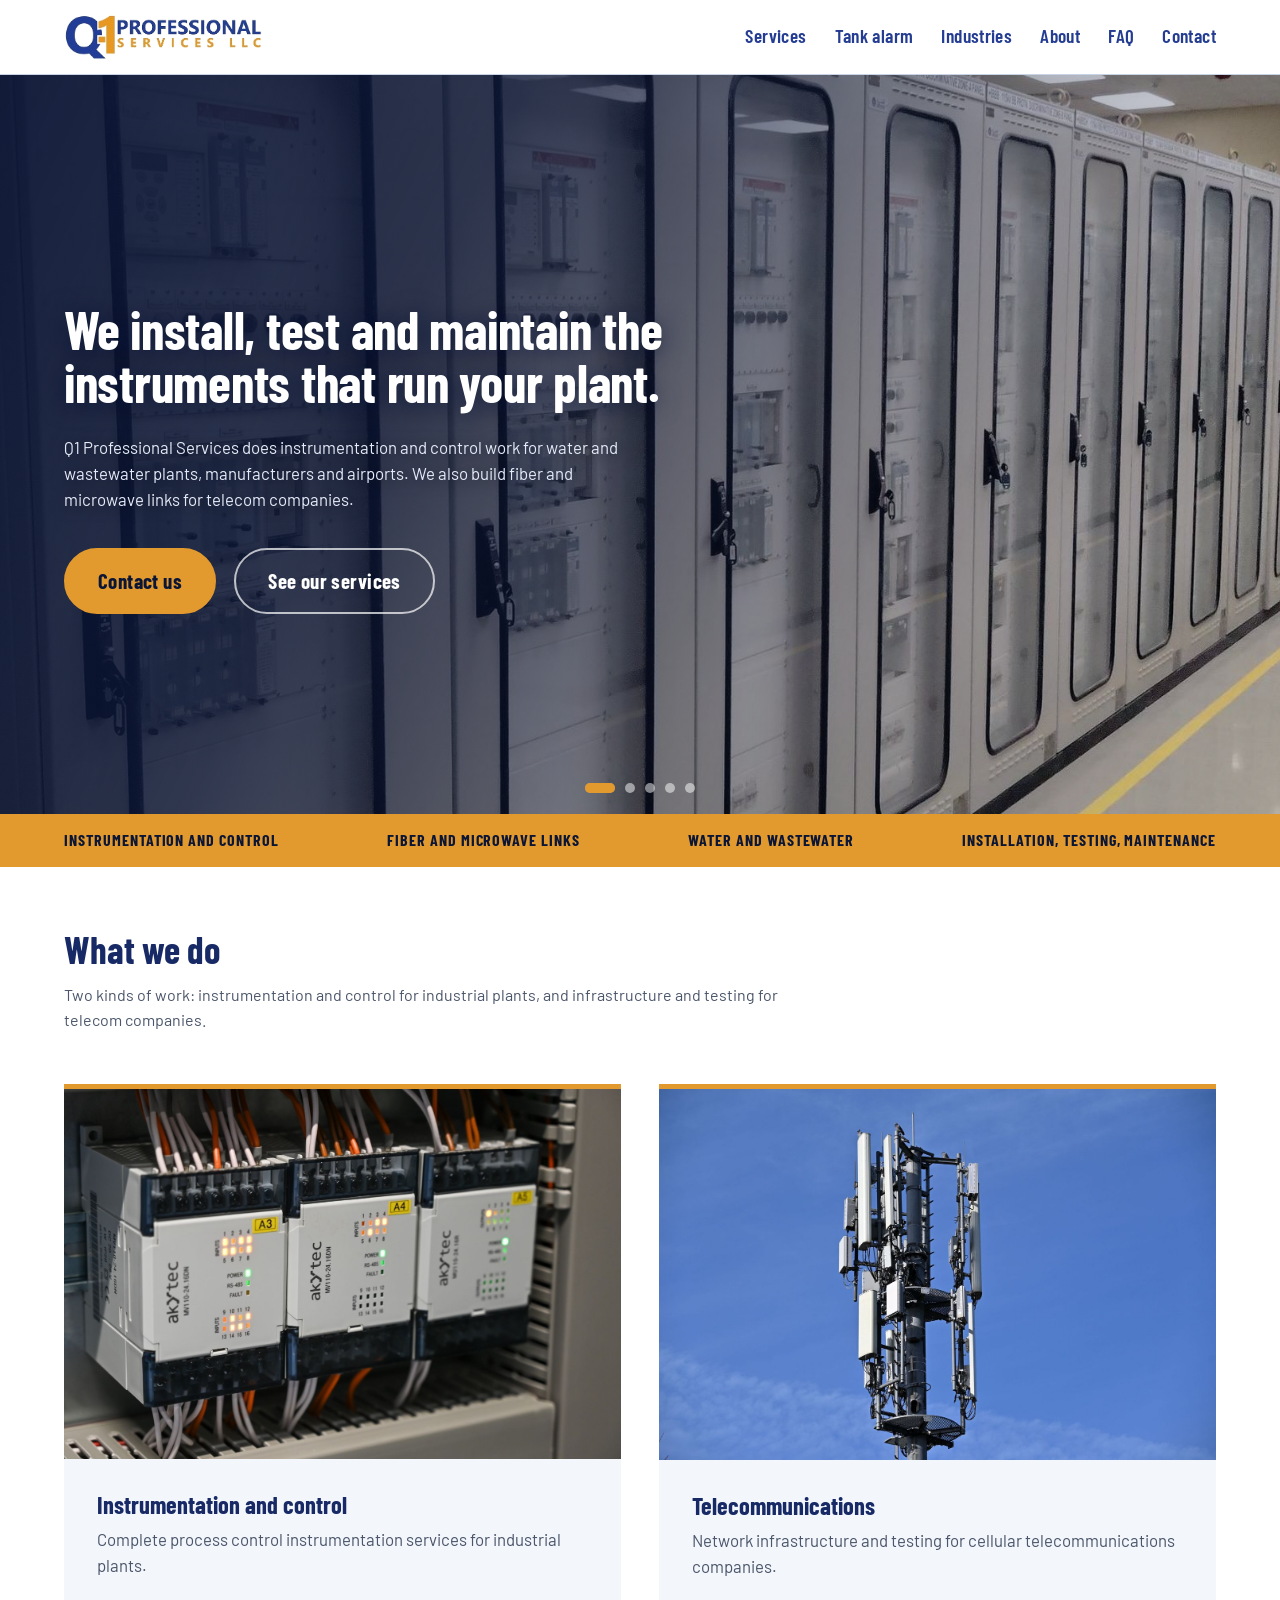
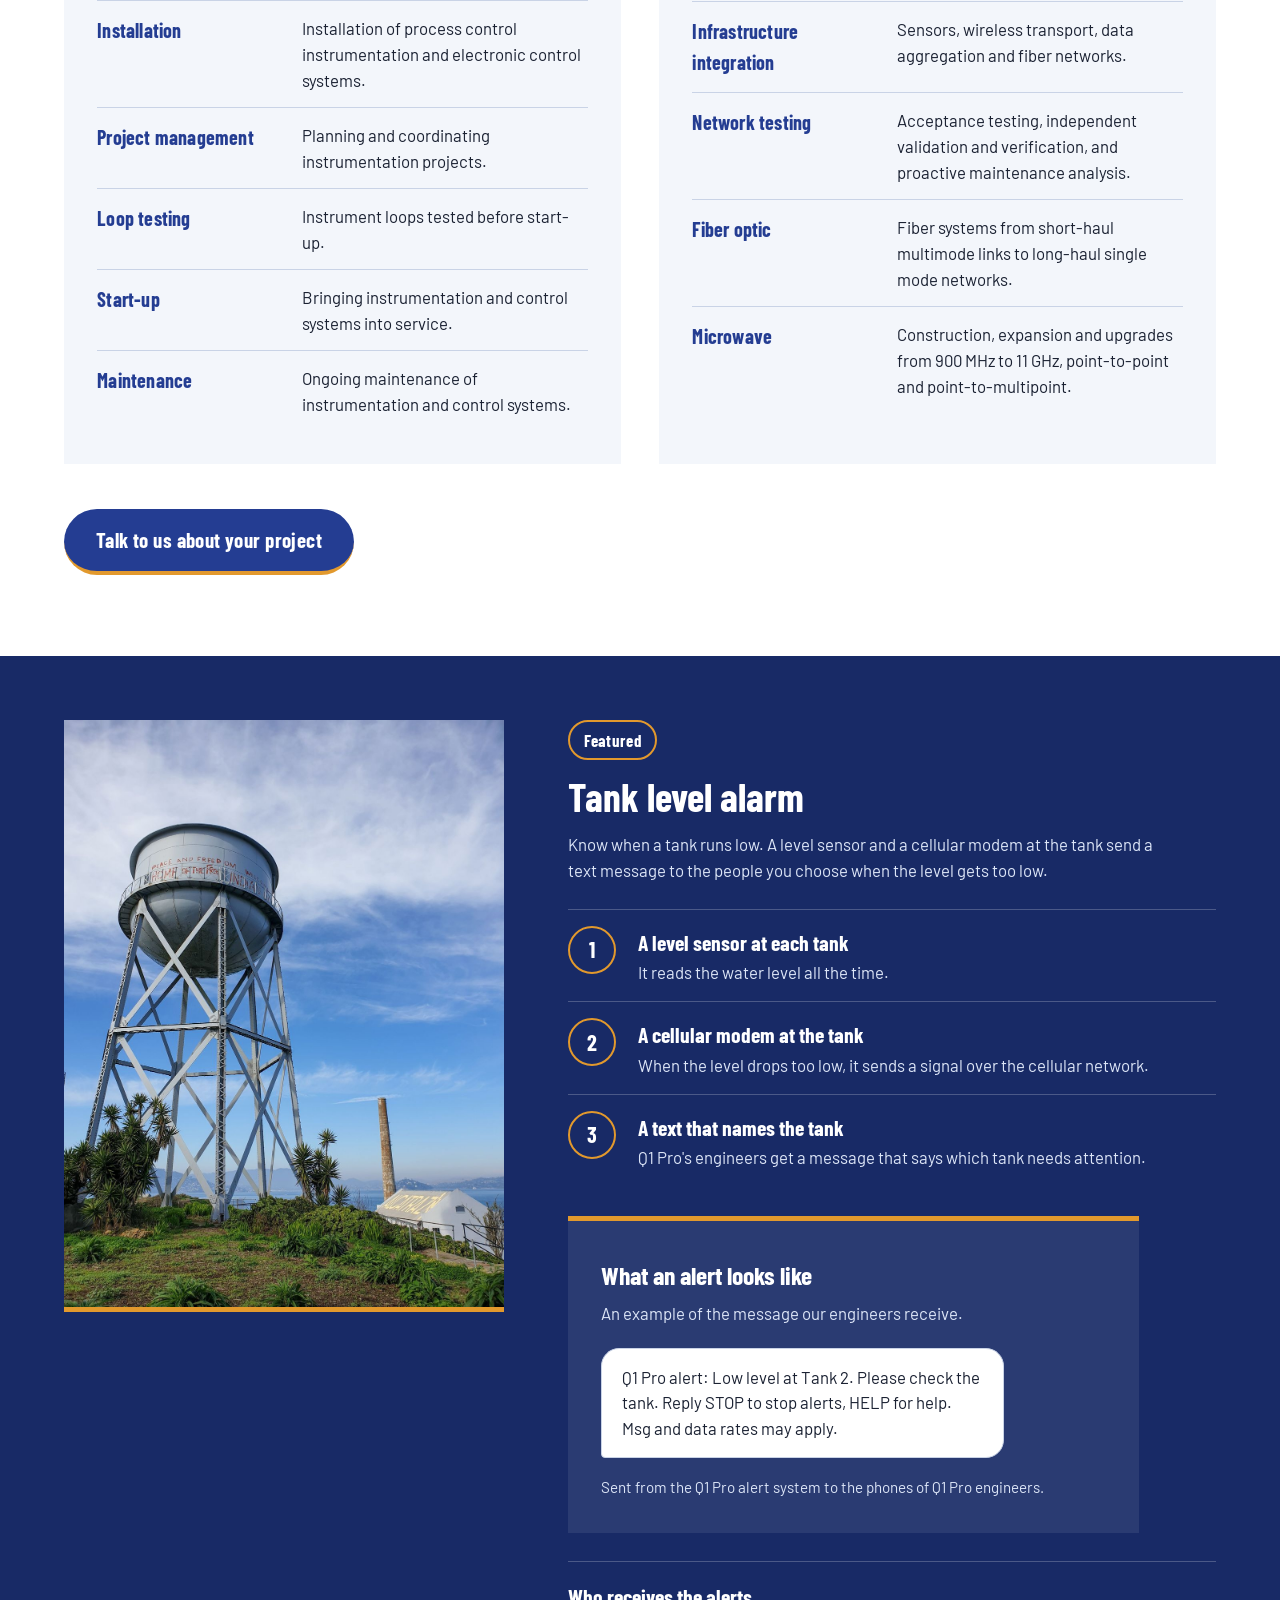
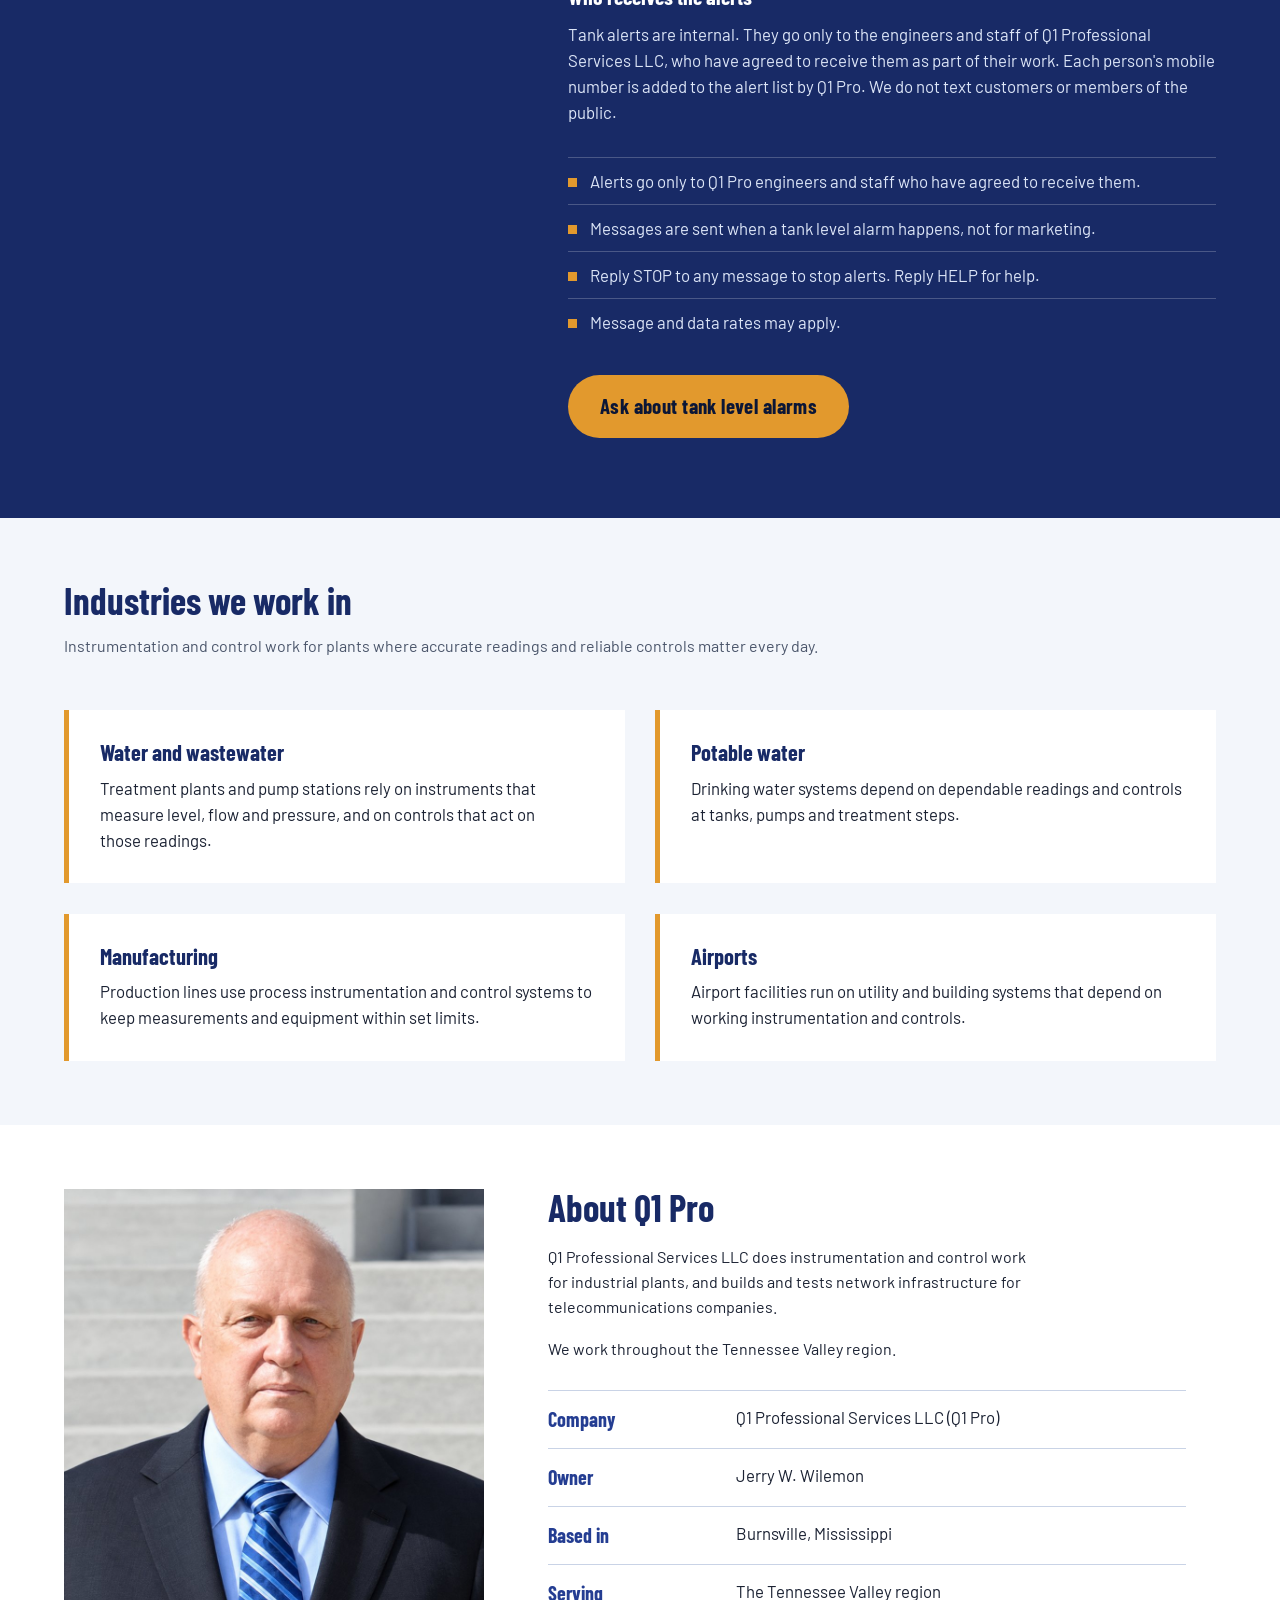
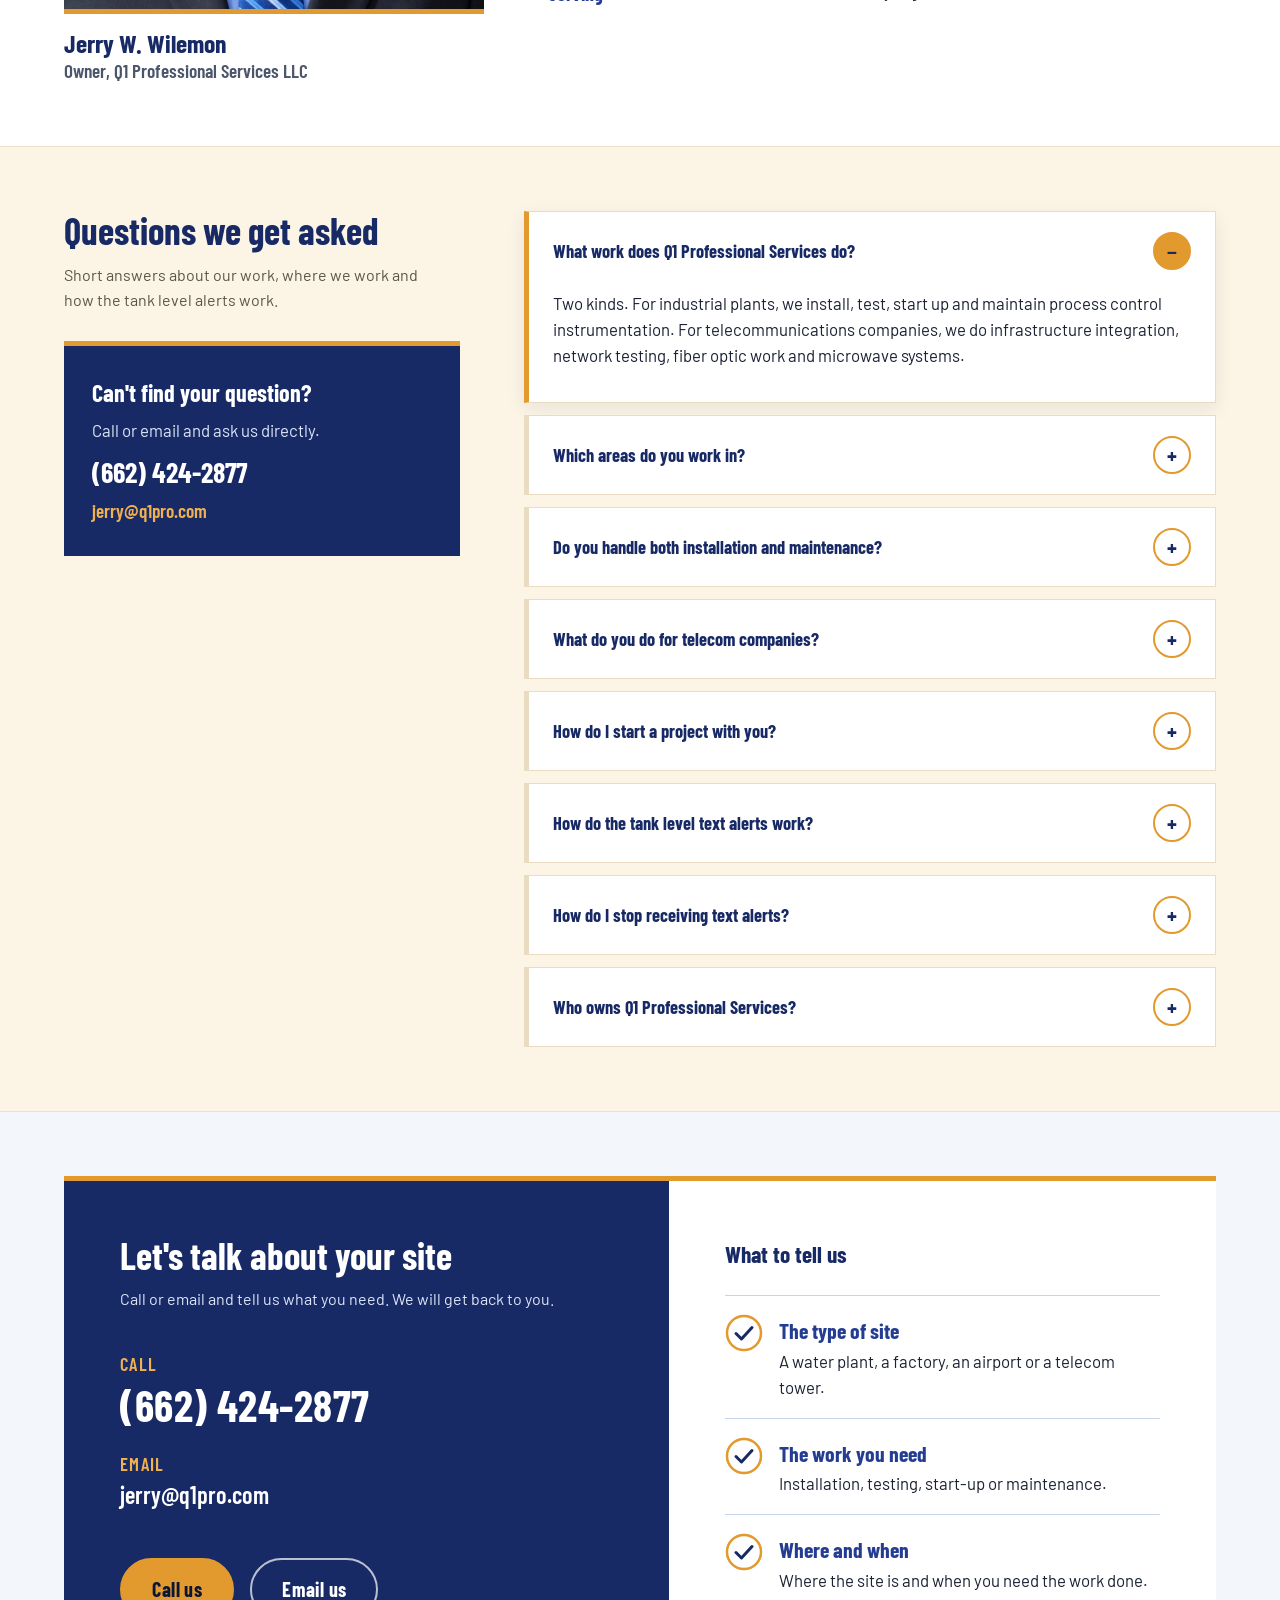
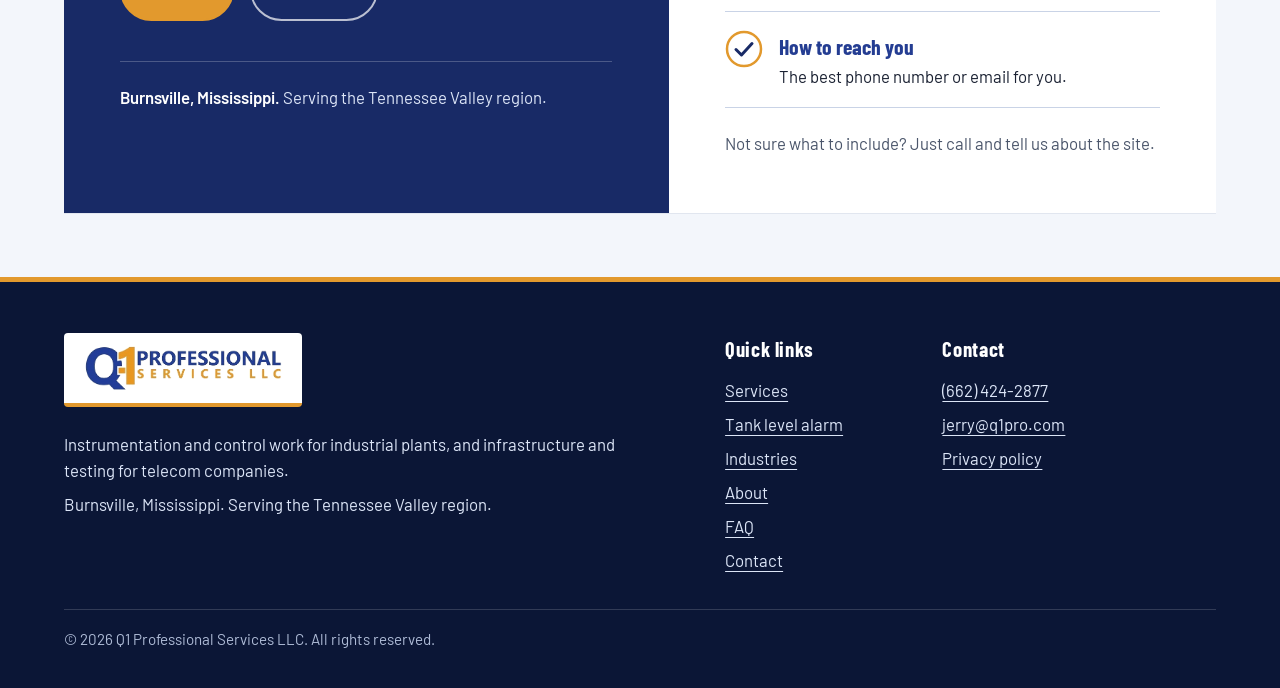
<file: index.html>
<!doctype html>
<html lang="en">
<head>
<meta charset="utf-8">
<meta name="viewport" content="width=device-width, initial-scale=1">
<title>Q1 Professional Services LLC</title>
<meta name="description" content="Q1 Professional Services does instrumentation and control work for water and wastewater plants, manufacturers and airports, and builds fiber and microwave links for telecom companies.">
<link rel="icon" type="image/png" href="favicon.png">
<link rel="apple-touch-icon" href="apple-touch-icon.png">
<link rel="stylesheet" href="site.css">
</head>
<body>

<header class="site-header">
  <div class="bar">
    <a class="brand" href="/" aria-label="Q1 Professional Services LLC, home"><img src="logo.png" alt="Q1 Professional Services LLC" width="553" height="129"></a>
    <nav class="nav" aria-label="Main">
      <a href="#services">Services</a>
      <a href="#alerts">Tank alarm</a>
      <a href="#industries">Industries</a>
      <a href="#about">About</a>
      <a href="#faq">FAQ</a>
      <a href="#contact">Contact</a>
    </nav>
  </div>
</header>

<main>
  <section class="hero" aria-labelledby="hero-title">
    <div class="slides" aria-hidden="true">
      <div class="slide active" style="background-image:url('slide-cabinets.jpg'); background-position:50% 50%"></div>
      <div class="slide" data-bg="slide-telecom.jpg" data-pos="60% 50%"></div>
      <div class="slide" data-bg="slide-water.jpg" data-pos="50% 50%"></div>
      <div class="slide" data-bg="slide-controlroom.jpg" data-pos="50% 50%"></div>
      <div class="slide" data-bg="slide-dishes.jpg" data-pos="50% 50%"></div>
    </div>
    <div class="shade"></div>

    <div class="hero-inner">
      <h1 id="hero-title">We install, test and maintain the instruments that run your plant.</h1>
      <p class="lede">Q1 Professional Services does instrumentation and control work for water and wastewater plants, manufacturers and airports. We also build fiber and microwave links for telecom companies.</p>
      <div class="actions">
        <a class="btn btn-primary" href="#contact">Contact us</a>
        <a class="btn btn-ghost" href="#services">See our services</a>
      </div>
    </div>

    <div class="dots" role="group" aria-label="Choose a photo">
      <button class="dot active" type="button" aria-label="Control cabinets photo"></button>
      <button class="dot" type="button" aria-label="Telecom tower photo"></button>
      <button class="dot" type="button" aria-label="Wastewater plant photo"></button>
      <button class="dot" type="button" aria-label="Control room photo"></button>
      <button class="dot" type="button" aria-label="Microwave dishes photo"></button>
    </div>

    <div class="facts">
      <ul>
        <li>Instrumentation and control</li>
        <li>Fiber and microwave links</li>
        <li>Water and wastewater</li>
        <li>Installation, testing, maintenance</li>
      </ul>
    </div>
  </section>

  <section class="section" id="services" aria-labelledby="services-title">
    <div class="wrap">
      <div class="section-head">
        <h2 id="services-title">What we do</h2>
        <p>Two kinds of work: instrumentation and control for industrial plants, and infrastructure and testing for telecom companies.</p>
      </div>

      <div class="work">
        <article class="panel">
          <img src="strip-instrumentation.jpg" width="1400" height="931" alt="Control modules and wiring inside an industrial control panel" loading="lazy">
          <div class="panel-body">
            <h3>Instrumentation and control</h3>
            <p class="intro">Complete process control instrumentation services for industrial plants.</p>
            <dl>
              <div class="row"><dt>Installation</dt><dd>Installation of process control instrumentation and electronic control systems.</dd></div>
              <div class="row"><dt>Project management</dt><dd>Planning and coordinating instrumentation projects.</dd></div>
              <div class="row"><dt>Loop testing</dt><dd>Instrument loops tested before start-up.</dd></div>
              <div class="row"><dt>Start-up</dt><dd>Bringing instrumentation and control systems into service.</dd></div>
              <div class="row"><dt>Maintenance</dt><dd>Ongoing maintenance of instrumentation and control systems.</dd></div>
            </dl>
          </div>
        </article>

        <article class="panel">
          <img src="strip-telecom-b.jpg" width="1400" height="933" alt="Antennas and radio equipment on a telecom tower against a blue sky" loading="lazy">
          <div class="panel-body">
            <h3>Telecommunications</h3>
            <p class="intro">Network infrastructure and testing for cellular telecommunications companies.</p>
            <dl>
              <div class="row"><dt>Infrastructure integration</dt><dd>Sensors, wireless transport, data aggregation and fiber networks.</dd></div>
              <div class="row"><dt>Network testing</dt><dd>Acceptance testing, independent validation and verification, and proactive maintenance analysis.</dd></div>
              <div class="row"><dt>Fiber optic</dt><dd>Fiber systems from short-haul multimode links to long-haul single mode networks.</dd></div>
              <div class="row"><dt>Microwave</dt><dd>Construction, expansion and upgrades from 900 MHz to 11 GHz, point-to-point and point-to-multipoint.</dd></div>
            </dl>
          </div>
        </article>
      </div>

      <p class="more"><a href="#contact">Talk to us about your project</a></p>
    </div>
  </section>

  <section class="section" id="alerts" aria-labelledby="alerts-title">
    <div class="wrap featured">
      <figure class="photo">
        <img src="tank-tower.jpg" width="1100" height="1467" alt="A steel water tower against a blue sky" loading="lazy">
      </figure>
      <div>
        <span class="badge">Featured</span>
        <h2 id="alerts-title">Tank level alarm</h2>
        <p class="lead">Know when a tank runs low. A level sensor and a cellular modem at the tank send a text message to the people you choose when the level gets too low.</p>

        <ol class="steps">
          <li><b>A level sensor at each tank</b><span>It reads the water level all the time.</span></li>
          <li><b>A cellular modem at the tank</b><span>When the level drops too low, it sends a signal over the cellular network.</span></li>
          <li><b>A text that names the tank</b><span>Q1 Pro's engineers get a message that says which tank needs attention.</span></li>
        </ol>

        <div class="phone" aria-label="Example text message">
          <h3>What an alert looks like</h3>
          <p class="note">An example of the message our engineers receive.</p>
          <div class="bubble"><p>Q1 Pro alert: Low level at Tank 2. Please check the tank. Reply STOP to stop alerts, HELP for help. Msg and data rates may apply.</p></div>
          <p class="who">Sent from the Q1 Pro alert system to the phones of Q1 Pro engineers.</p>
        </div>

        <div class="signup">
          <h3>Who receives the alerts</h3>
          <p>Tank alerts are internal. They go only to the engineers and staff of Q1 Professional Services LLC, who have agreed to receive them as part of their work. Each person's mobile number is added to the alert list by Q1 Pro. We do not text customers or members of the public.</p>
        </div>

        <ul class="rules">
          <li>Alerts go only to Q1 Pro engineers and staff who have agreed to receive them.</li>
          <li>Messages are sent when a tank level alarm happens, not for marketing.</li>
          <li>Reply STOP to any message to stop alerts. Reply HELP for help.</li>
          <li>Message and data rates may apply.</li>
        </ul>

        <p class="feature-cta"><a href="#contact">Ask about tank level alarms</a></p>
      </div>
    </div>
  </section>

  <section class="section" id="industries" aria-labelledby="industries-title">
    <div class="wrap">
      <div class="section-head">
        <h2 id="industries-title">Industries we work in</h2>
        <p>Instrumentation and control work for plants where accurate readings and reliable controls matter every day.</p>
      </div>
      <div class="ind-grid">
        <article class="ind">
          <h3>Water and wastewater</h3>
          <p>Treatment plants and pump stations rely on instruments that measure level, flow and pressure, and on controls that act on those readings.</p>
        </article>
        <article class="ind">
          <h3>Potable water</h3>
          <p>Drinking water systems depend on dependable readings and controls at tanks, pumps and treatment steps.</p>
        </article>
        <article class="ind">
          <h3>Manufacturing</h3>
          <p>Production lines use process instrumentation and control systems to keep measurements and equipment within set limits.</p>
        </article>
        <article class="ind">
          <h3>Airports</h3>
          <p>Airport facilities run on utility and building systems that depend on working instrumentation and controls.</p>
        </article>
      </div>
    </div>
  </section>


  <section class="section" id="about" aria-labelledby="about-title">
    <div class="wrap about">
      <figure class="person">
        <img src="jerry-portrait.jpg" width="900" height="900" alt="Jerry W. Wilemon, owner of Q1 Professional Services" loading="lazy">
        <figcaption><span class="name">Jerry W. Wilemon</span><span class="role">Owner, Q1 Professional Services LLC</span></figcaption>
      </figure>
      <div class="about-text">
        <h2 id="about-title">About Q1 Pro</h2>
        <p>Q1 Professional Services LLC does instrumentation and control work for industrial plants, and builds and tests network infrastructure for telecommunications companies.</p>
        <p>We work throughout the Tennessee Valley region.</p>
        <dl class="facts-list">
          <div class="row"><dt>Company</dt><dd>Q1 Professional Services LLC (Q1 Pro)</dd></div>
          <div class="row"><dt>Owner</dt><dd>Jerry W. Wilemon</dd></div>
          <div class="row"><dt>Based in</dt><dd>Burnsville, Mississippi</dd></div>
          <div class="row"><dt>Serving</dt><dd>The Tennessee Valley region</dd></div>
        </dl>
      </div>
    </div>
  </section>
  <section class="section" id="faq" aria-labelledby="faq-title">
    <div class="wrap faq-layout">
      <div class="faq-intro">
        <h2 id="faq-title">Questions we get asked</h2>
        <p>Short answers about our work, where we work and how the tank level alerts work.</p>
        <div class="faq-help">
          <h3>Can't find your question?</h3>
          <p>Call or email and ask us directly.</p>
          <a class="tel" href="tel:+16624242877">(662) 424-2877</a>
          <a class="mail" href="mailto:jerry@q1pro.com">jerry@q1pro.com</a>
        </div>
      </div>
      <div class="faq">
        <details open>
          <summary>What work does Q1 Professional Services do?</summary>
          <div class="answer">
            <p>Two kinds. For industrial plants, we install, test, start up and maintain process control instrumentation. For telecommunications companies, we do infrastructure integration, network testing, fiber optic work and microwave systems.</p>
          </div>
        </details>
        <details>
          <summary>Which areas do you work in?</summary>
          <div class="answer">
            <p>We work throughout the Tennessee Valley region. The company is based in Burnsville, Mississippi.</p>
          </div>
        </details>
        <details>
          <summary>Do you handle both installation and maintenance?</summary>
          <div class="answer">
            <p>Yes. Our instrumentation services cover the whole job: installation, project management, loop testing, start-up and ongoing maintenance.</p>
          </div>
        </details>
        <details>
          <summary>What do you do for telecom companies?</summary>
          <div class="answer">
            <ul>
              <li>Infrastructure integration, including sensors, wireless transport, data aggregation and fiber networks</li>
              <li>Network testing, such as acceptance testing and independent validation and verification</li>
              <li>Fiber optic systems, from short-haul multimode links to long-haul single mode networks</li>
              <li>Microwave systems from 900 MHz to 11 GHz, including construction, expansion and upgrades</li>
            </ul>
          </div>
        </details>
        <details>
          <summary>How do I start a project with you?</summary>
          <div class="answer">
            <p>Contact us using the details on this page. Tell us the type of site, what you need done and any timing, and we will get back to you.</p>
          </div>
        </details>
        <details>
          <summary>How do the tank level text alerts work?</summary>
          <div class="answer">
            <p>A level sensor at the tank and a cellular modem watch the water level. When the level drops too low, the system sends a text to Q1 Pro's engineers. The message names the tank that needs attention.</p>
          </div>
        </details>
        <details>
          <summary>How do I stop receiving text alerts?</summary>
          <div class="answer">
            <p>Reply STOP to any alert message and you will stop receiving them. Reply HELP for help. Message and data rates may apply.</p>
          </div>
        </details>
        <details>
          <summary>Who owns Q1 Professional Services?</summary>
          <div class="answer">
            <p>Q1 Professional Services LLC is owned by Jerry W. Wilemon.</p>
          </div>
        </details>
      </div>
    </div>
  </section>
  <section class="section" id="contact" aria-labelledby="contact-title">
    <div class="wrap">
      <div class="contact-card">
        <div class="contact-main">
          <h2 id="contact-title">Let's talk about your site</h2>
          <p class="sub">Call or email and tell us what you need. We will get back to you.</p>

          <p class="reach"><span class="label">Call</span><a class="phone-big" href="tel:+16624242877">(662) 424-2877</a></p>
          <p class="reach"><span class="label">Email</span><a class="email-big" href="mailto:jerry@q1pro.com">jerry@q1pro.com</a></p>

          <div class="contact-btns">
            <a class="primary" href="tel:+16624242877">Call us</a>
            <a class="secondary" href="mailto:jerry@q1pro.com">Email us</a>
          </div>

          <p class="contact-place"><b>Burnsville, Mississippi.</b> Serving the Tennessee Valley region.</p>
        </div>

        <div class="contact-side">
          <h3>What to tell us</h3>
          <ul class="tell">
            <li><svg viewBox="0 0 38 38" aria-hidden="true"><circle cx="19" cy="19" r="17" fill="none" stroke="#E2992D" stroke-width="2.5"/><path d="M11 19.5l5.5 5.5L27 13.5" fill="none" stroke="#182A66" stroke-width="3" stroke-linecap="round" stroke-linejoin="round"/></svg><div><b>The type of site</b><span>A water plant, a factory, an airport or a telecom tower.</span></div></li>
            <li><svg viewBox="0 0 38 38" aria-hidden="true"><circle cx="19" cy="19" r="17" fill="none" stroke="#E2992D" stroke-width="2.5"/><path d="M11 19.5l5.5 5.5L27 13.5" fill="none" stroke="#182A66" stroke-width="3" stroke-linecap="round" stroke-linejoin="round"/></svg><div><b>The work you need</b><span>Installation, testing, start-up or maintenance.</span></div></li>
            <li><svg viewBox="0 0 38 38" aria-hidden="true"><circle cx="19" cy="19" r="17" fill="none" stroke="#E2992D" stroke-width="2.5"/><path d="M11 19.5l5.5 5.5L27 13.5" fill="none" stroke="#182A66" stroke-width="3" stroke-linecap="round" stroke-linejoin="round"/></svg><div><b>Where and when</b><span>Where the site is and when you need the work done.</span></div></li>
            <li><svg viewBox="0 0 38 38" aria-hidden="true"><circle cx="19" cy="19" r="17" fill="none" stroke="#E2992D" stroke-width="2.5"/><path d="M11 19.5l5.5 5.5L27 13.5" fill="none" stroke="#182A66" stroke-width="3" stroke-linecap="round" stroke-linejoin="round"/></svg><div><b>How to reach you</b><span>The best phone number or email for you.</span></div></li>
          </ul>
          <p class="reply">Not sure what to include? Just call and tell us about the site.</p>
        </div>
      </div>
    </div>
  </section>
</main>

<footer class="site-footer">
  <div class="foot">
    <div>
      <a class="foot-logo" href="index.html" aria-label="Q1 Professional Services LLC, home"><img src="logo.png" alt="Q1 Professional Services LLC" width="553" height="129"></a>
      <p>Instrumentation and control work for industrial plants, and infrastructure and testing for telecom companies.</p>
      <p>Burnsville, Mississippi. Serving the Tennessee Valley region.</p>
    </div>
    <div>
      <h3>Quick links</h3>
      <ul>
        <li><a href="index.html#services">Services</a></li>
        <li><a href="index.html#alerts">Tank level alarm</a></li>
        <li><a href="index.html#industries">Industries</a></li>
        <li><a href="index.html#about">About</a></li>
        <li><a href="index.html#faq">FAQ</a></li>
        <li><a href="index.html#contact">Contact</a></li>
      </ul>
    </div>
    <div>
      <h3>Contact</h3>
      <ul>
        <li><a href="tel:+16624242877">(662) 424-2877</a></li>
        <li><a href="mailto:jerry@q1pro.com">jerry@q1pro.com</a></li>
        <li><a href="privacy.html">Privacy policy</a></li>
      </ul>
    </div>
  </div>
  <div class="legal"><span>&copy; 2026 Q1 Professional Services LLC. All rights reserved.</span></div>
</footer>

<script>
(function () {
  var slides = document.querySelectorAll('.slide');
  var dots = document.querySelectorAll('.dot');
  var current = 0, timer = null;
  var still = window.matchMedia('(prefers-reduced-motion: reduce)').matches;

  // later slides load after the page is ready, so the first view stays fast
  window.addEventListener('load', function () {
    slides.forEach(function (el) {
      if (el.dataset.bg) {
        el.style.backgroundImage = "url('" + el.dataset.bg + "')";
        el.style.backgroundPosition = el.dataset.pos || '50% 50%';
      }
    });
  });

  function show(i) {
    slides[current].classList.remove('active'); dots[current].classList.remove('active');
    current = i;
    slides[current].classList.add('active'); dots[current].classList.add('active');
  }
  function start() {
    if (still) return;
    clearInterval(timer);
    timer = setInterval(function () { show((current + 1) % slides.length); }, 5000);
  }
  dots.forEach(function (d, i) {
    d.addEventListener('click', function () { show(i); start(); });
  });
  start();
})();
</script>
</body>
</html>
</file>
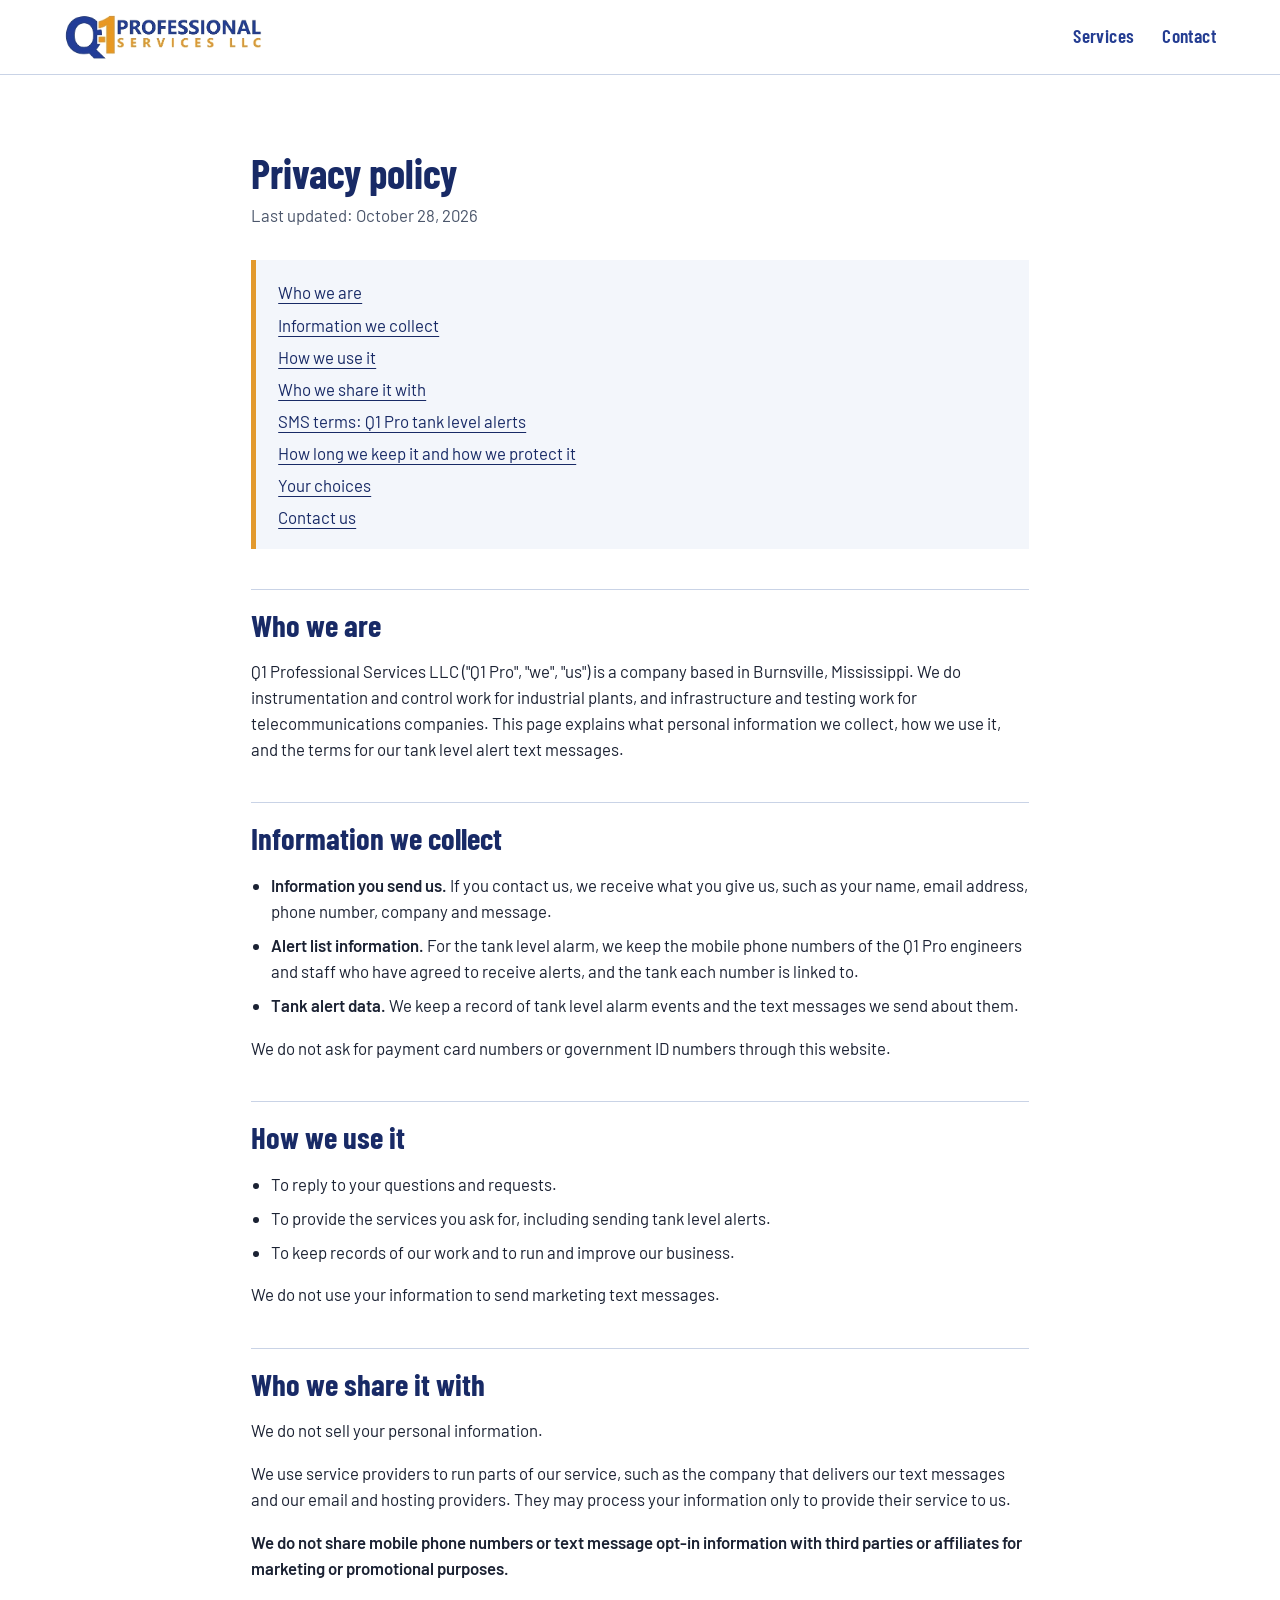
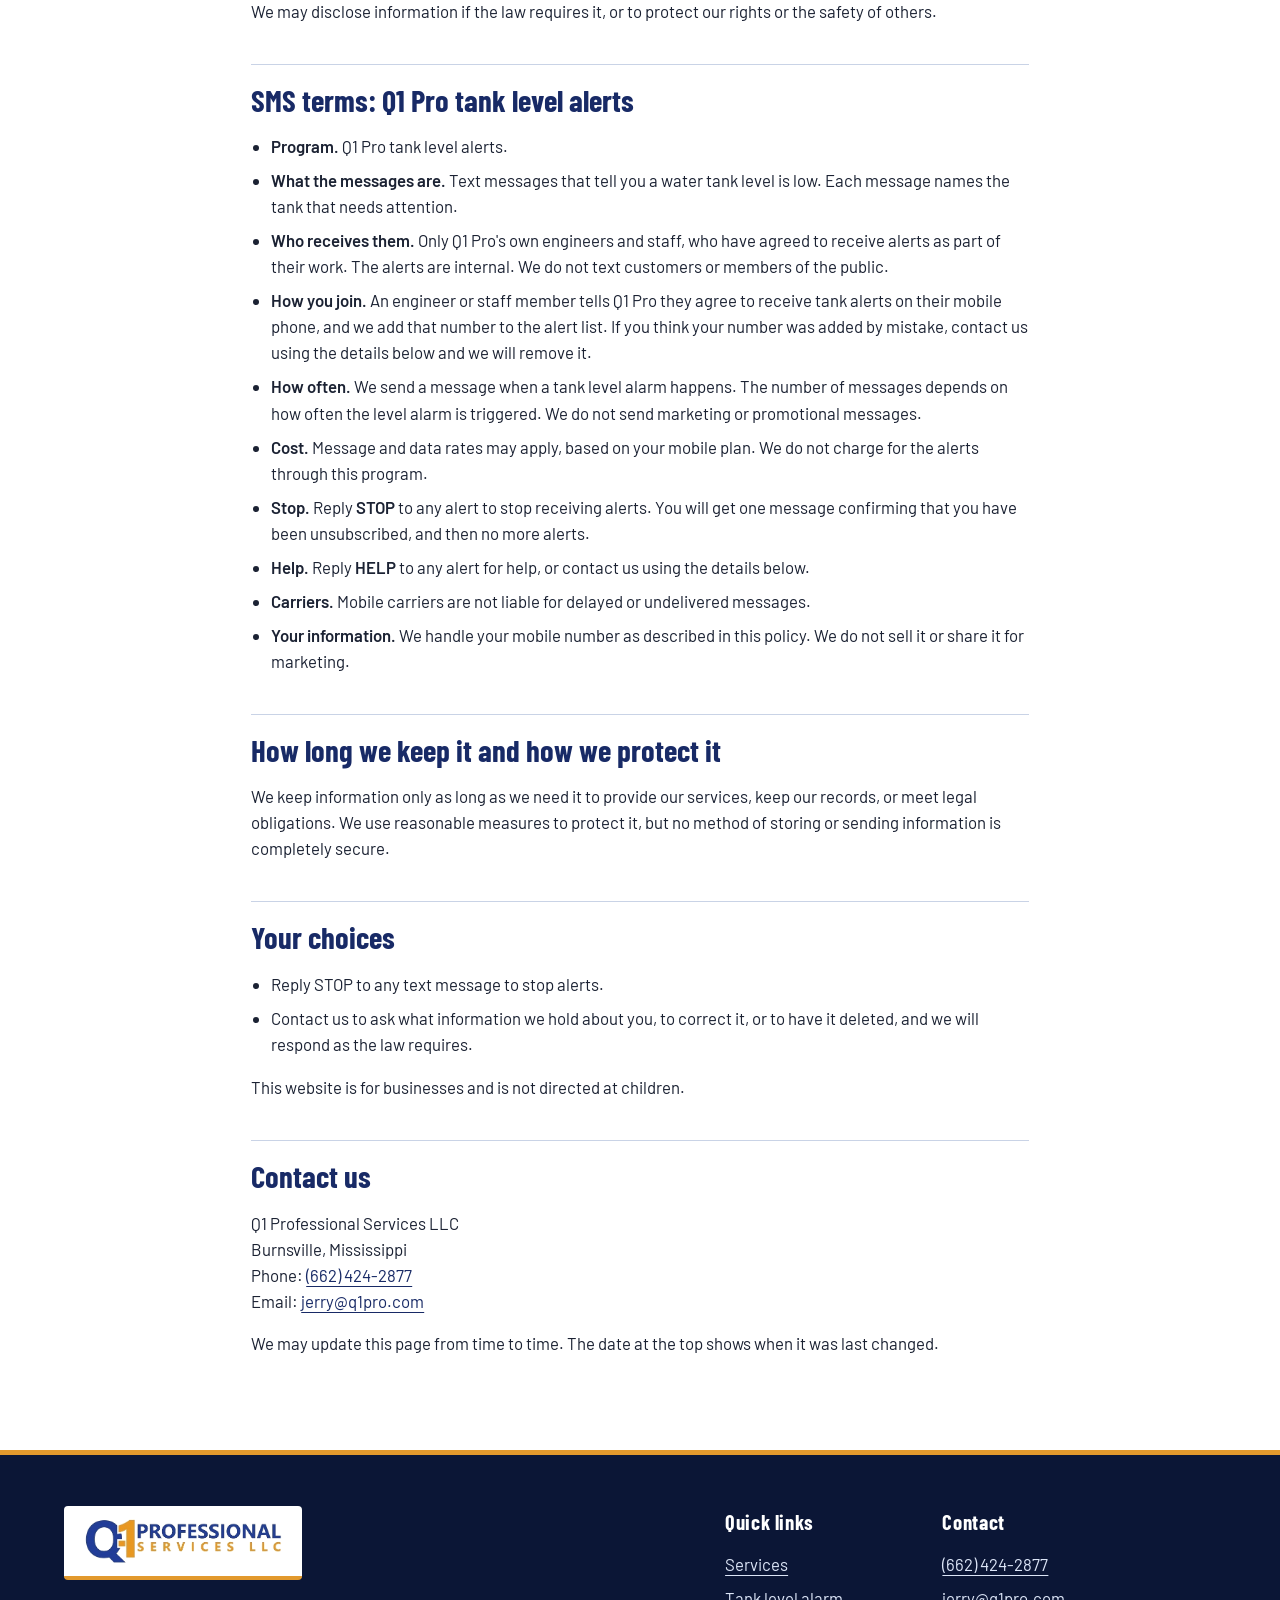
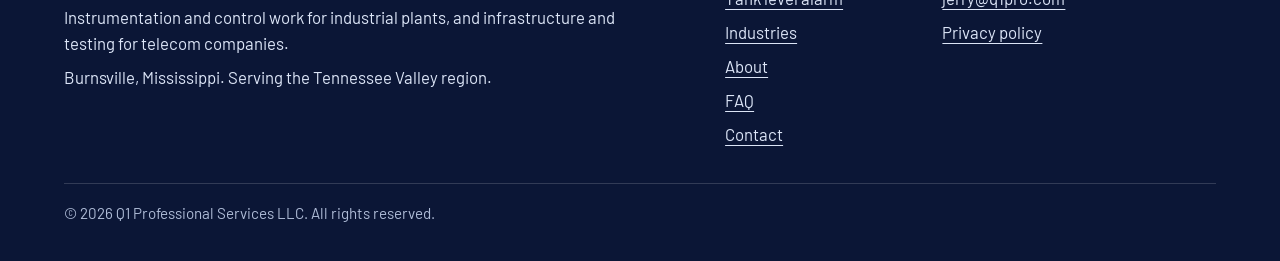
<file: privacy.html>
<!doctype html>
<html lang="en">
<head>
<meta charset="utf-8">
<meta name="viewport" content="width=device-width, initial-scale=1">
<title>Privacy policy | Q1 Professional Services LLC</title>
<meta name="description" content="How Q1 Professional Services LLC handles personal information, and the terms for the Q1 Pro tank level alert text messages.">
<link rel="icon" type="image/png" href="favicon.png">
<link rel="apple-touch-icon" href="apple-touch-icon.png">
<link rel="stylesheet" href="site.css">
</head>
<body>

<header class="site-header">
  <div class="bar">
    <a class="brand" href="index.html" aria-label="Q1 Professional Services LLC, home"><img src="logo.png" alt="Q1 Professional Services LLC" width="553" height="129"></a>
    <nav class="nav" aria-label="Main">
      <a href="index.html#services">Services</a>
      <a href="index.html#contact">Contact</a>
    </nav>
  </div>
</header>

<main>
  <article class="policy">
    <h1>Privacy policy</h1>
    <p class="updated">Last updated: October 28, 2026</p>

    <nav class="toc" aria-label="On this page">
      <a href="#who">Who we are</a>
      <a href="#collect">Information we collect</a>
      <a href="#use">How we use it</a>
      <a href="#share">Who we share it with</a>
      <a href="#sms-terms">SMS terms: Q1 Pro tank level alerts</a>
      <a href="#keep">How long we keep it and how we protect it</a>
      <a href="#choices">Your choices</a>
      <a href="#contact-us">Contact us</a>
    </nav>

    <h2 id="who">Who we are</h2>
    <p>Q1 Professional Services LLC ("Q1 Pro", "we", "us") is a company based in Burnsville, Mississippi. We do instrumentation and control work for industrial plants, and infrastructure and testing work for telecommunications companies. This page explains what personal information we collect, how we use it, and the terms for our tank level alert text messages.</p>

    <h2 id="collect">Information we collect</h2>
    <ul>
      <li><b>Information you send us.</b> If you contact us, we receive what you give us, such as your name, email address, phone number, company and message.</li>
      <li><b>Alert list information.</b> For the tank level alarm, we keep the mobile phone numbers of the Q1 Pro engineers and staff who have agreed to receive alerts, and the tank each number is linked to.</li>
      <li><b>Tank alert data.</b> We keep a record of tank level alarm events and the text messages we send about them.</li>
    </ul>
    <p>We do not ask for payment card numbers or government ID numbers through this website.</p>

    <h2 id="use">How we use it</h2>
    <ul>
      <li>To reply to your questions and requests.</li>
      <li>To provide the services you ask for, including sending tank level alerts.</li>
      <li>To keep records of our work and to run and improve our business.</li>
    </ul>
    <p>We do not use your information to send marketing text messages.</p>

    <h2 id="share">Who we share it with</h2>
    <p>We do not sell your personal information.</p>
    <p>We use service providers to run parts of our service, such as the company that delivers our text messages and our email and hosting providers. They may process your information only to provide their service to us.</p>
    <p><b>We do not share mobile phone numbers or text message opt-in information with third parties or affiliates for marketing or promotional purposes.</b></p>
    <p>We may disclose information if the law requires it, or to protect our rights or the safety of others.</p>

    <h2 id="sms-terms">SMS terms: Q1 Pro tank level alerts</h2>
    <ul>
      <li><b>Program.</b> Q1 Pro tank level alerts.</li>
      <li><b>What the messages are.</b> Text messages that tell you a water tank level is low. Each message names the tank that needs attention.</li>
      <li><b>Who receives them.</b> Only Q1 Pro's own engineers and staff, who have agreed to receive alerts as part of their work. The alerts are internal. We do not text customers or members of the public.</li>
      <li><b>How you join.</b> An engineer or staff member tells Q1 Pro they agree to receive tank alerts on their mobile phone, and we add that number to the alert list. If you think your number was added by mistake, contact us using the details below and we will remove it.</li>
      <li><b>How often.</b> We send a message when a tank level alarm happens. The number of messages depends on how often the level alarm is triggered. We do not send marketing or promotional messages.</li>
      <li><b>Cost.</b> Message and data rates may apply, based on your mobile plan. We do not charge for the alerts through this program.</li>
      <li><b>Stop.</b> Reply <b>STOP</b> to any alert to stop receiving alerts. You will get one message confirming that you have been unsubscribed, and then no more alerts.</li>
      <li><b>Help.</b> Reply <b>HELP</b> to any alert for help, or contact us using the details below.</li>
      <li><b>Carriers.</b> Mobile carriers are not liable for delayed or undelivered messages.</li>
      <li><b>Your information.</b> We handle your mobile number as described in this policy. We do not sell it or share it for marketing.</li>
    </ul>

    <h2 id="keep">How long we keep it and how we protect it</h2>
    <p>We keep information only as long as we need it to provide our services, keep our records, or meet legal obligations. We use reasonable measures to protect it, but no method of storing or sending information is completely secure.</p>

    <h2 id="choices">Your choices</h2>
    <ul>
      <li>Reply STOP to any text message to stop alerts.</li>
      <li>Contact us to ask what information we hold about you, to correct it, or to have it deleted, and we will respond as the law requires.</li>
    </ul>
    <p>This website is for businesses and is not directed at children.</p>

    <h2 id="contact-us">Contact us</h2>
    <p>Q1 Professional Services LLC<br>
    Burnsville, Mississippi<br>
    Phone: <a href="tel:+16624242877">(662) 424-2877</a><br>
    Email: <a href="mailto:jerry@q1pro.com">jerry@q1pro.com</a></p>
    <p>We may update this page from time to time. The date at the top shows when it was last changed.</p>
  </article>
</main>

<footer class="site-footer">
  <div class="foot">
    <div>
      <a class="foot-logo" href="index.html" aria-label="Q1 Professional Services LLC, home"><img src="logo.png" alt="Q1 Professional Services LLC" width="553" height="129"></a>
      <p>Instrumentation and control work for industrial plants, and infrastructure and testing for telecom companies.</p>
      <p>Burnsville, Mississippi. Serving the Tennessee Valley region.</p>
    </div>
    <div>
      <h3>Quick links</h3>
      <ul>
        <li><a href="index.html#services">Services</a></li>
        <li><a href="index.html#alerts">Tank level alarm</a></li>
        <li><a href="index.html#industries">Industries</a></li>
        <li><a href="index.html#about">About</a></li>
        <li><a href="index.html#faq">FAQ</a></li>
        <li><a href="index.html#contact">Contact</a></li>
      </ul>
    </div>
    <div>
      <h3>Contact</h3>
      <ul>
        <li><a href="tel:+16624242877">(662) 424-2877</a></li>
        <li><a href="mailto:jerry@q1pro.com">jerry@q1pro.com</a></li>
        <li><a href="privacy.html">Privacy policy</a></li>
      </ul>
    </div>
  </div>
  <div class="legal"><span>&copy; 2026 Q1 Professional Services LLC. All rights reserved.</span></div>
</footer>

</body>
</html>
</file>
<file: site.css>
@font-face{font-family:'Barlow';font-weight:400;font-style:normal;font-display:swap;src:url('Barlow-400.woff2') format('woff2');}
@font-face{font-family:'Barlow';font-weight:600;font-style:normal;font-display:swap;src:url('Barlow-600.woff2') format('woff2');}
@font-face{font-family:'Barlow Condensed';font-weight:600;font-style:normal;font-display:swap;src:url('BarlowCondensed-600.woff2') format('woff2');}
@font-face{font-family:'Barlow Condensed';font-weight:700;font-style:normal;font-display:swap;src:url('BarlowCondensed-700.woff2') format('woff2');}

:root {
  --blue: #243D92;
  --blue-deep: #182A66;
  --night: #0B1636;
  --orange: #E2992D;
  --paper: #FFFFFF;
  --ink: #1B2233;
  --line: #C9D3E6;
}

* { box-sizing: border-box; }
html { scroll-behavior: smooth; }
body {
  margin: 0; background: var(--paper); color: var(--ink);
  font-family: 'Barlow', system-ui, 'Segoe UI', sans-serif; font-size: 1.05rem; line-height: 1.55;
}
a { color: inherit; }
:focus-visible { outline: 3px solid var(--orange); outline-offset: 3px; }

.site-header { background: var(--paper); border-bottom: 1px solid var(--line); position: relative; z-index: 5; }
.bar {
  max-width: 1760px; margin: 0 auto; padding: 14px clamp(24px, 5vw, 96px);
  display: flex; align-items: center; justify-content: space-between; gap: 24px;
}
.brand img { display: block; height: clamp(46px, 3.6vw, 64px); width: auto; }
.nav { display: flex; gap: 28px; }
.nav a {
  font-family: 'Barlow Condensed', sans-serif; font-weight: 600; font-size: 1.2rem; letter-spacing: .02em;
  text-decoration: none; color: var(--blue); padding: 6px 0; border-bottom: 2px solid transparent;
}
.nav a:hover { border-bottom-color: var(--orange); }

/* ---- hero: full-bleed photo slides under a diagonal shade ---- */
.hero {
  position: relative; overflow: hidden; background: var(--night); color: #fff;
  min-height: clamp(640px, 88vh, 900px); display: flex; align-items: center;
}
.slides { position: absolute; inset: 0; z-index: 0; }
.slide {
  position: absolute; inset: 0; background-size: cover; background-repeat: no-repeat;
  opacity: 0; transition: opacity 1.2s ease; will-change: opacity, transform;
}
.slide.active { opacity: 1; animation: drift 7s ease-out forwards; }
@keyframes drift { from { transform: scale(1); } to { transform: scale(1.06); } }

.shade {
  position: absolute; inset: 0; z-index: 1;
  background: linear-gradient(115deg, rgba(11,22,54,.94) 0%, rgba(11,22,54,.80) 32%, rgba(11,22,54,.34) 62%, rgba(11,22,54,0) 100%);
}
.hero-inner {
  position: relative; z-index: 2; width: 100%; max-width: 1760px; margin: 0 auto;
  padding: clamp(64px, 7vw, 112px) clamp(24px, 5vw, 96px) clamp(96px, 9vw, 140px);
}
.hero h1 {
  margin: 0 0 24px; max-width: 12.5em;
  font-family: 'Barlow Condensed', sans-serif; font-weight: 700;
  font-size: clamp(2.3rem, 4.1vw, 4.1rem); line-height: 1.02; letter-spacing: -.005em;
  text-shadow: 0 2px 24px rgba(11,22,54,.8);
}
.hero p.lede {
  margin: 0 0 36px; max-width: 34em; font-size: clamp(1.05rem, 1.15vw, 1.25rem); color: #E4EAF7;
  text-wrap: pretty; text-shadow: 0 1px 16px rgba(11,22,54,.8);
}
.actions { display: flex; flex-wrap: wrap; gap: 14px 18px; align-items: center; }
.btn {
  display: inline-block; text-decoration: none;
  font-family: 'Barlow Condensed', sans-serif; font-weight: 700; font-size: 1.3rem; letter-spacing: .02em;
  padding: 15px 32px; border-radius: 999px; border: 2px solid var(--orange);
}
.btn-primary { background: var(--orange); color: var(--night); }
.btn-primary:hover { background: #F0AB3E; border-color: #F0AB3E; }
.btn-ghost { color: #fff; border-color: rgba(255,255,255,.7); }
.btn-ghost:hover { background: rgba(255,255,255,.12); border-color: #fff; }

.dots { position: absolute; z-index: 3; left: 50%; bottom: 74px; transform: translateX(-50%); display: flex; gap: 10px; }
.dot { width: 10px; height: 10px; border-radius: 50%; border: 0; padding: 0; background: rgba(255,255,255,.5); cursor: pointer; }
.dot.active { width: 30px; border-radius: 6px; background: var(--orange); }

.facts { position: absolute; z-index: 3; left: 0; right: 0; bottom: 0; background: var(--orange); color: var(--night); }
.facts ul {
  list-style: none; margin: 0 auto; padding: 14px clamp(24px, 5vw, 96px); max-width: 1760px;
  display: flex; flex-wrap: wrap; justify-content: space-between; gap: 6px 28px;
  font-family: 'Barlow Condensed', sans-serif; font-weight: 700; font-size: clamp(1rem, 1.25vw, 1.3rem); letter-spacing: .06em; text-transform: uppercase;
}

/* ---- motion: one load sequence, then the slides ---- */
@keyframes rise { from { opacity: 0; transform: translateY(26px); } to { opacity: 1; transform: none; } }
@keyframes fade { from { opacity: 0; } to { opacity: 1; } }
@keyframes barUp { from { transform: translateY(100%); } to { transform: none; } }
@keyframes fill { from { transform: scaleX(0); } to { transform: scaleX(1); } }
@keyframes wipe { from { transform: scaleX(0); } to { transform: scaleX(1); } }

.site-header { animation: fade .6s ease both; }
.hero-inner > * { animation: rise .8s cubic-bezier(.22,.61,.36,1) both; }
.hero-inner > h1 { animation-delay: .15s; }
.hero-inner > .lede { animation-delay: .32s; }
.hero-inner > .actions { animation-delay: .5s; }
.facts { animation: barUp .7s cubic-bezier(.22,.61,.36,1) .7s both; }
.facts li { animation: fade .6s ease both; }
.facts li:nth-child(1) { animation-delay: 1.0s; }
.facts li:nth-child(2) { animation-delay: 1.1s; }
.facts li:nth-child(3) { animation-delay: 1.2s; }
.facts li:nth-child(4) { animation-delay: 1.3s; }
.dots { animation: fade .6s ease 1s both; }

/* the active dot fills over the 5 seconds the slide stays up */
.dot { position: relative; overflow: hidden; transition: width .35s ease, background-color .35s ease; }
.dot.active { background: rgba(255,255,255,.35); }
.dot.active::after { content: ""; position: absolute; inset: 0; background: var(--orange); transform-origin: left; animation: fill 5s linear forwards; }

/* soft hover motion */
.btn { transition: transform .2s ease, background-color .2s ease, border-color .2s ease; }
.btn:hover { transform: translateY(-2px); }
.nav a { transition: border-color .2s ease; }

/* ---- services ---- */
.section { padding: clamp(48px, 5vw, 88px) 0; }
.wrap { max-width: 1760px; margin: 0 auto; padding: 0 clamp(24px, 5vw, 96px); }
#services { scroll-margin-top: 16px; background: var(--paper); }
.section-head { max-width: 46em; margin: 0 0 clamp(36px, 4vw, 64px); }
.section-head h2 {
  margin: 0 0 14px; font-family: 'Barlow Condensed', sans-serif; font-weight: 700;
  font-size: clamp(1.9rem, 2.9vw, 2.7rem); line-height: 1.02; color: var(--blue-deep);
}
.section-head p { margin: 0; color: #4B566B; font-size: clamp(1rem, 1.1vw, 1.2rem); text-wrap: pretty; }

.work { display: grid; grid-template-columns: repeat(2, minmax(0, 1fr)); gap: clamp(28px, 3vw, 56px); }
.panel { display: flex; flex-direction: column; border-top: 5px solid var(--orange); background: #F3F6FB; }
.panel img { display: block; width: 100%; height: auto; }
.panel-body { padding: clamp(24px, 2.6vw, 44px); }
.panel h3 {
  margin: 0 0 8px; font-family: 'Barlow Condensed', sans-serif; font-weight: 700;
  font-size: clamp(1.5rem, 1.9vw, 1.9rem); line-height: 1.05; color: var(--blue-deep);
}
.panel .intro { margin: 0 0 22px; color: #4B566B; }
.panel dl { margin: 0; }
.panel .row { display: grid; grid-template-columns: minmax(8.5em, 11em) 1fr; gap: 6px 20px; padding: 14px 0; border-top: 1px solid var(--line); }
.panel dt { font-family: 'Barlow Condensed', sans-serif; font-weight: 700; font-size: 1.25rem; letter-spacing: .01em; color: var(--blue); }
.panel dd { margin: 0; color: var(--ink); }

.industries { margin-top: clamp(36px, 4vw, 64px); display: flex; flex-wrap: wrap; align-items: baseline; gap: 12px 36px; padding-top: 28px; border-top: 1px solid var(--line); }
.industries h3 { margin: 0; font-family: 'Barlow Condensed', sans-serif; font-weight: 700; font-size: 1.5rem; color: var(--blue-deep); }
.industries ul { list-style: none; margin: 0; padding: 0; display: flex; flex-wrap: wrap; gap: 8px 30px; }
.industries li { font-family: 'Barlow Condensed', sans-serif; font-weight: 600; font-size: 1.35rem; color: var(--blue); }
.more { margin-top: clamp(32px, 3.5vw, 56px); }
.more a { display: inline-block; text-decoration: none; background: var(--blue); color: #fff; padding: 15px 32px; border-radius: 999px; border-bottom: 4px solid var(--orange); font-family: 'Barlow Condensed', sans-serif; font-weight: 700; font-size: 1.3rem; letter-spacing: .02em; transition: transform .2s ease, background-color .2s ease; }
.more a:hover { background: var(--blue-deep); transform: translateY(-2px); }

@media (max-width: 900px) {
  .work { grid-template-columns: 1fr; }
  .panel .row { grid-template-columns: 1fr; gap: 2px; }
}
@media (prefers-reduced-motion: reduce) { .more a { transition: none; } .more a:hover { transform: none; } }

/* ---- about ---- */
#about { background: var(--paper); scroll-margin-top: 16px; }
.about { display: grid; grid-template-columns: minmax(0, 420px) minmax(0, 1fr); gap: clamp(32px, 5vw, 96px); align-items: start; }
.person { margin: 0; }
.person img { display: block; width: 100%; height: auto; border-bottom: 5px solid var(--orange); }
.person figcaption { padding-top: 14px; font-family: 'Barlow Condensed', sans-serif; line-height: 1.2; }
.person .name { display: block; font-weight: 700; font-size: 1.6rem; color: var(--blue-deep); }
.person .role { display: block; font-weight: 600; font-size: 1.2rem; color: #4B566B; }
.about-text h2 { margin: 0 0 18px; font-family: 'Barlow Condensed', sans-serif; font-weight: 700; font-size: clamp(1.9rem, 2.9vw, 2.7rem); line-height: 1.02; color: var(--blue-deep); }
.about-text p { margin: 0 0 18px; max-width: 38em; font-size: clamp(1rem, 1.1vw, 1.2rem); color: var(--ink); text-wrap: pretty; }
.facts-list { margin: 28px 0 0; max-width: 38em; }
.facts-list .row { display: grid; grid-template-columns: minmax(8em, 10em) 1fr; gap: 6px 20px; padding: 13px 0; border-top: 1px solid var(--line); }
.facts-list dt { font-family: 'Barlow Condensed', sans-serif; font-weight: 700; font-size: 1.25rem; color: var(--blue); }
.facts-list dd { margin: 0; }
@media (max-width: 900px) {
  .about { grid-template-columns: 1fr; }
  .person { max-width: 320px; }
  .facts-list .row { grid-template-columns: 1fr; gap: 2px; }
}

/* ---- industries ---- */
#industries { background: #F3F6FB; scroll-margin-top: 16px; }
.ind-grid { display: grid; grid-template-columns: repeat(2, minmax(0, 1fr)); gap: clamp(20px, 2.4vw, 40px); }
.ind { background: var(--paper); padding: clamp(24px, 2.4vw, 40px); border-left: 5px solid var(--orange); }
.ind h3 { margin: 0 0 10px; font-family: 'Barlow Condensed', sans-serif; font-weight: 700; font-size: clamp(1.4rem, 1.7vw, 1.7rem); line-height: 1.05; color: var(--blue-deep); }
.ind p { margin: 0; color: var(--ink); text-wrap: pretty; }
.ind .tag { display: block; margin-top: 14px; font-family: 'Barlow Condensed', sans-serif; font-weight: 600; font-size: 1.1rem; letter-spacing: .02em; color: var(--blue); }

/* ---- faq ---- */
#faq { background: #FCF4E4; border-top: 1px solid #EFE2C6; border-bottom: 1px solid #EFE2C6; scroll-margin-top: 16px; }
.faq-layout { display: grid; grid-template-columns: minmax(0, .8fr) minmax(0, 1.4fr); gap: clamp(32px, 5vw, 96px); align-items: start; }
.faq-intro { position: static; }
.faq-intro h2 { margin: 0 0 14px; font-family: 'Barlow Condensed', sans-serif; font-weight: 700; font-size: clamp(1.9rem, 2.9vw, 2.7rem); line-height: 1.04; color: var(--blue-deep); }
.faq-intro > p { margin: 0 0 28px; max-width: 24em; color: #5A5648; font-size: clamp(1rem, 1.1vw, 1.2rem); text-wrap: pretty; }
.faq-help { background: var(--blue-deep); color: #fff; border-top: 5px solid var(--orange); padding: clamp(22px, 2.2vw, 34px); max-width: 26em; }
.faq-help h3 { margin: 0 0 6px; font-family: 'Barlow Condensed', sans-serif; font-weight: 700; font-size: 1.5rem; color: #fff; }
.faq-help p { margin: 0 0 14px; color: #DCE5F7; }
.faq-help a { display: block; color: #fff; text-decoration: none; border-bottom: 2px solid transparent; width: fit-content; transition: border-color .2s ease; }
.faq-help a:hover { border-bottom-color: var(--orange); }
.faq-help .tel { font-family: 'Barlow Condensed', sans-serif; font-weight: 700; font-size: clamp(1.7rem, 2.2vw, 2.1rem); line-height: 1.1; }
.faq-help .mail { margin-top: 6px; font-family: 'Barlow Condensed', sans-serif; font-weight: 600; font-size: 1.2rem; color: #F0B14E; }

.faq { display: grid; gap: 12px; }
.faq details { background: var(--paper); border: 1px solid #E9DCC0; border-left: 5px solid #E9DCC0; transition: border-color .2s ease, box-shadow .2s ease; }
.faq details[open] { border-left-color: var(--orange); box-shadow: 0 6px 18px rgba(24,42,102,.08); }
.faq summary {
  list-style: none; cursor: pointer; display: flex; justify-content: space-between; align-items: center; gap: 24px;
  padding: 20px 24px; font-family: 'Barlow Condensed', sans-serif; font-weight: 700; font-size: clamp(1.15rem, 1.4vw, 1.4rem); color: var(--blue-deep);
}
.faq summary::-webkit-details-marker { display: none; }
.faq summary::after { content: "+"; flex: none; width: 34px; height: 34px; display: grid; place-items: center; border: 2px solid var(--orange); border-radius: 50%; font-size: 1.4rem; line-height: 1; color: var(--blue-deep); transition: background-color .2s ease; }
.faq details[open] summary::after { content: "\2212"; background: var(--orange); }
.faq summary:hover::after { background: #F6DDB4; }
.faq details[open] summary:hover::after { background: var(--orange); }
.faq .answer { padding: 0 24px 22px; max-width: 46em; color: var(--ink); }
.faq .answer p { margin: 0 0 12px; }
.faq .answer ul { margin: 0 0 12px; padding-left: 1.2em; }
.faq .answer li { margin-bottom: 6px; }
@media (max-width: 900px) { .faq-layout { grid-template-columns: 1fr; } .faq-intro { position: static; } }
@media (prefers-reduced-motion: reduce) { .faq details, .faq summary::after, .faq-help a { transition: none; } }


@media (max-width: 900px) { .ind-grid { grid-template-columns: 1fr; } }
@media (prefers-reduced-motion: reduce) { .faq summary::after { transition: none; } }

/* ---- text alerts ---- */
#alerts { background: var(--paper); scroll-margin-top: 16px; }
.alerts { display: grid; grid-template-columns: minmax(0, 1.1fr) minmax(0, .9fr); gap: clamp(32px, 5vw, 96px); align-items: start; }
.steps { list-style: none; margin: 28px 0 0; padding: 0; counter-reset: step; }
.steps li { counter-increment: step; display: grid; grid-template-columns: 52px 1fr; gap: 0 18px; padding: 16px 0; border-top: 1px solid var(--line); }
.steps li::before {
  content: counter(step); grid-row: 1 / span 2; width: 44px; height: 44px; display: grid; place-items: center;
  border: 2px solid var(--orange); border-radius: 50%; font-family: 'Barlow Condensed', sans-serif; font-weight: 700; font-size: 1.4rem; color: var(--blue-deep);
}
.steps b { display: block; font-family: 'Barlow Condensed', sans-serif; font-weight: 700; font-size: 1.35rem; color: var(--blue); }
.steps span { color: var(--ink); }
.rules { margin: 28px 0 0; padding: 0; list-style: none; max-width: 40em; }
.rules li { padding: 10px 0 10px 22px; position: relative; border-top: 1px solid var(--line); }
.rules li::before { content: ""; position: absolute; left: 0; top: 1.15em; width: 9px; height: 9px; background: var(--orange); }

.phone { background: #F3F6FB; border-top: 5px solid var(--orange); padding: clamp(24px, 2.6vw, 40px); }
.phone h3 { margin: 0 0 6px; font-family: 'Barlow Condensed', sans-serif; font-weight: 700; font-size: 1.6rem; color: var(--blue-deep); }
.phone .note { margin: 0 0 22px; color: #4B566B; }
.bubble { background: var(--paper); border: 1px solid var(--line); border-radius: 18px 18px 18px 4px; padding: 16px 20px; max-width: 24em; box-shadow: 0 1px 0 rgba(24,42,102,.06); }
.bubble p { margin: 0; font-size: 1.05rem; line-height: 1.5; }
.bubble + .bubble { margin-top: 12px; }
.phone .who { margin: 18px 0 0; font-size: .95rem; color: #4B566B; }
@media (max-width: 900px) { .alerts { grid-template-columns: 1fr; } }

/* ---- featured: tank level alarm ---- */
#alerts { background: var(--blue-deep); color: #fff; scroll-margin-top: 16px; }
.featured { display: grid; grid-template-columns: minmax(0, 440px) minmax(0, 1fr); gap: clamp(32px, 5vw, 96px); align-items: start; }
.featured .photo { margin: 0; position: sticky; top: 24px; }
.featured .photo img { display: block; width: 100%; height: auto; border-bottom: 5px solid var(--orange); }
.badge { display: inline-block; margin: 0 0 16px; padding: 5px 14px; border: 2px solid var(--orange); border-radius: 999px; font-family: 'Barlow Condensed', sans-serif; font-weight: 700; font-size: 1.05rem; letter-spacing: .04em; color: #fff; }
.featured h2 { margin: 0 0 14px; font-family: 'Barlow Condensed', sans-serif; font-weight: 700; font-size: clamp(2rem, 3.1vw, 2.9rem); line-height: 1.02; color: #fff; }
.featured .lead { margin: 0; max-width: 36em; font-size: clamp(1.05rem, 1.15vw, 1.25rem); color: #DCE5F7; text-wrap: pretty; }
.featured .steps { margin-top: 26px; max-width: 40em; }
.featured .steps li { border-top-color: rgba(255,255,255,.22); }
.featured .steps li::before { color: #fff; }
.featured .steps b { color: #fff; }
.featured .steps span { color: #DCE5F7; }
.featured .rules { max-width: 40em; }
.featured .rules li { border-top-color: rgba(255,255,255,.22); color: #DCE5F7; }
.featured .phone { margin-top: 30px; max-width: 34em; background: rgba(255,255,255,.08); border-top-color: var(--orange); }
.featured .phone h3 { color: #fff; }
.featured .phone .note, .featured .phone .who { color: #DCE5F7; }
.featured .bubble { color: var(--ink); }
.feature-cta { margin-top: 30px; }
.feature-cta a { display: inline-block; text-decoration: none; background: var(--orange); color: var(--night); padding: 15px 32px; border-radius: 999px; font-family: 'Barlow Condensed', sans-serif; font-weight: 700; font-size: 1.3rem; letter-spacing: .02em; transition: transform .2s ease, background-color .2s ease; }
.feature-cta a:hover { background: #F0AB3E; transform: translateY(-2px); }
@media (max-width: 900px) { .featured { grid-template-columns: 1fr; } .featured .photo { max-width: 360px; position: static; } }
@media (prefers-reduced-motion: reduce) { .feature-cta a { transition: none; } .feature-cta a:hover { transform: none; } }

@media (max-width: 820px) {
  .hero { min-height: 0; }
  .hero-inner { padding: 44px 24px 150px; }
  .shade { background: linear-gradient(180deg, rgba(11,22,54,.9), rgba(11,22,54,.78)); }
  .nav { gap: 20px; }
  .nav a:nth-child(n+2):nth-child(-n+5) { display: none; }
  .bar { padding: 12px 24px; }
  .brand img { height: 38px; }
  .dots { bottom: 128px; }
  .facts ul { justify-content: flex-start; font-size: .95rem; }
  .facts li:nth-child(n+3) { display: none; }
}
@media (prefers-reduced-motion: reduce) {
  .site-header, .hero-inner > *, .facts, .facts li, .dots { animation: none; }
  .slide.active { animation: none; }
  .slide { transition: none; }
  .dot.active::after { animation: none; transform: none; }
  .btn { transition: none; }
  .btn:hover { transform: none; }
}

/* ---- contact ---- */
#contact { background: #F3F6FB; scroll-margin-top: 16px; }
.contact-card { display: grid; grid-template-columns: minmax(0, 1.05fr) minmax(0, .95fr); border-top: 5px solid var(--orange); box-shadow: 0 1px 0 rgba(24,42,102,.08); }
.contact-main { background: var(--blue-deep); color: #fff; padding: clamp(32px, 4.4vw, 80px); display: flex; flex-direction: column; }
.contact-main h2 { margin: 0 0 12px; font-family: 'Barlow Condensed', sans-serif; font-weight: 700; font-size: clamp(1.9rem, 2.9vw, 2.7rem); line-height: 1.02; color: #fff; }
.contact-main .sub { margin: 0 0 clamp(26px, 3vw, 44px); max-width: 28em; font-size: clamp(1rem, 1.1vw, 1.2rem); color: #DCE5F7; text-wrap: pretty; }
.reach { margin: 0 0 22px; }
.reach .label { display: block; margin-bottom: 4px; font-family: 'Barlow Condensed', sans-serif; font-weight: 600; font-size: 1.15rem; letter-spacing: .06em; text-transform: uppercase; color: #F0B14E; }
.reach a { color: #fff; text-decoration: none; border-bottom: 3px solid transparent; transition: border-color .2s ease; }
.reach a:hover { border-bottom-color: var(--orange); }
.reach .phone-big { font-family: 'Barlow Condensed', sans-serif; font-weight: 700; font-size: clamp(2.1rem, 3.4vw, 3.1rem); line-height: 1; letter-spacing: .01em; }
.reach .email-big { font-family: 'Barlow Condensed', sans-serif; font-weight: 600; font-size: clamp(1.3rem, 1.9vw, 1.7rem); line-height: 1.1; word-break: break-word; }
.contact-place { margin: 40px 0 0; padding-top: 22px; border-top: 1px solid rgba(255,255,255,.22); color: #DCE5F7; }
.contact-place b { color: #fff; font-weight: 600; }
.contact-btns { margin-top: 26px; display: flex; flex-wrap: wrap; gap: 14px 16px; }
.contact-btns a { display: inline-block; text-decoration: none; padding: 14px 30px; border-radius: 999px; font-family: 'Barlow Condensed', sans-serif; font-weight: 700; font-size: 1.25rem; letter-spacing: .02em; border: 2px solid var(--orange); transition: transform .2s ease, background-color .2s ease; }
.contact-btns .primary { background: var(--orange); color: var(--night); }
.contact-btns .primary:hover { background: #F0AB3E; border-color: #F0AB3E; transform: translateY(-2px); }
.contact-btns .secondary { color: #fff; border-color: rgba(255,255,255,.7); }
.contact-btns .secondary:hover { background: rgba(255,255,255,.12); border-color: #fff; transform: translateY(-2px); }

.contact-side { background: var(--paper); padding: clamp(32px, 4.4vw, 80px); }
.contact-side h3 { margin: 0 0 22px; font-family: 'Barlow Condensed', sans-serif; font-weight: 700; font-size: clamp(1.45rem, 1.8vw, 1.8rem); color: var(--blue-deep); }
.tell { list-style: none; margin: 0; padding: 0; }
.tell li { display: grid; grid-template-columns: 38px 1fr; gap: 0 16px; padding: 18px 0; border-top: 1px solid var(--line); }
.tell li:last-child { border-bottom: 1px solid var(--line); }
.tell svg { width: 38px; height: 38px; }
.tell b { display: block; font-family: 'Barlow Condensed', sans-serif; font-weight: 700; font-size: 1.35rem; color: var(--blue); }
.tell span { color: var(--ink); }
.contact-side .reply { margin: 22px 0 0; color: #4B566B; }
@media (max-width: 900px) { .contact-card { grid-template-columns: 1fr; } }
@media (prefers-reduced-motion: reduce) { .reach a, .contact-btns a { transition: none; } .contact-btns a:hover { transform: none; } }

/* ---- footer ---- */
.site-footer { background: var(--night); color: #DCE5F7; border-top: 5px solid var(--orange); }
.foot { max-width: 1760px; margin: 0 auto; padding: clamp(40px, 4vw, 72px) clamp(24px, 5vw, 96px) 28px; display: grid; grid-template-columns: minmax(0, 1.05fr) minmax(0, .475fr) minmax(0, .475fr); gap: 0; }
.foot > div:nth-child(2) { padding-left: clamp(32px, 4.4vw, 80px); }
.foot h3 { margin: 0 0 12px; font-family: 'Barlow Condensed', sans-serif; font-weight: 700; font-size: 1.3rem; letter-spacing: .03em; color: #fff; }
.foot p { margin: 0 0 8px; }
.foot ul { list-style: none; margin: 0; padding: 0; }
.foot li { margin: 0 0 8px; }
.foot a { color: #DCE5F7; text-underline-offset: 4px; }
.foot a:hover { color: #fff; }
.foot .name { font-family: 'Barlow Condensed', sans-serif; font-weight: 700; font-size: 1.6rem; color: #fff; display: block; margin-bottom: 8px; }
.legal { max-width: 1760px; margin: 0 auto; padding: 0 clamp(24px, 5vw, 96px); font-size: .95rem; color: #AEBBD6; }
.legal span { display: block; padding: 18px 0 36px; border-top: 1px solid rgba(255,255,255,.16); }
@media (max-width: 900px) { .foot { grid-template-columns: 1fr 1fr; gap: 0 24px; } .foot > div:first-child { grid-column: 1 / -1; margin-bottom: 28px; } .foot > div:nth-child(2) { padding-left: 0; } }
@media (max-width: 560px) { .foot { grid-template-columns: 1fr; gap: 26px; } .foot > div:first-child { margin-bottom: 0; } .foot li { margin: 0; } .foot ul a { display: inline-block; padding: 11px 0; } .legal { font-size: 1rem; } }

/* ---- policy page ---- */
.policy { max-width: 52em; margin: 0 auto; padding: clamp(48px, 6vw, 96px) clamp(24px, 5vw, 48px); }
.policy h1 { margin: 0 0 8px; font-family: 'Barlow Condensed', sans-serif; font-weight: 700; font-size: clamp(2rem, 3.2vw, 2.9rem); line-height: 1.04; color: var(--blue-deep); }
.policy .updated { margin: 0 0 32px; color: #4B566B; }
.policy h2 { margin: 40px 0 10px; font-family: 'Barlow Condensed', sans-serif; font-weight: 700; font-size: clamp(1.7rem, 2.4vw, 2.2rem); line-height: 1.1; color: var(--blue-deep); padding-top: 18px; border-top: 1px solid var(--line); }
.policy p, .policy li { max-width: 46em; }
.policy ul { padding-left: 1.2em; }
.policy li { margin-bottom: 8px; }
.policy a { color: var(--blue-deep); text-underline-offset: 4px; }
.toc { background: #F3F6FB; border-left: 5px solid var(--orange); padding: 16px 22px; margin: 0 0 12px; }
.toc a { display: block; padding: 3px 0; }

.foot-logo { display: inline-block; margin-bottom: 18px; background: #fff; padding: 12px 20px; border-radius: 4px; border-bottom: 4px solid var(--orange); }
.foot-logo img { display: block; height: clamp(46px, 3.6vw, 64px); width: auto; }

.featured .signup { margin: 28px 0 0; max-width: 40em; padding: 18px 0 4px; border-top: 1px solid rgba(255,255,255,.22); }
.featured .signup h3 { margin: 0 0 8px; font-family: 'Barlow Condensed', sans-serif; font-weight: 700; font-size: 1.35rem; color: #fff; }
.featured .signup p { margin: 0; color: #DCE5F7; }
</file>
